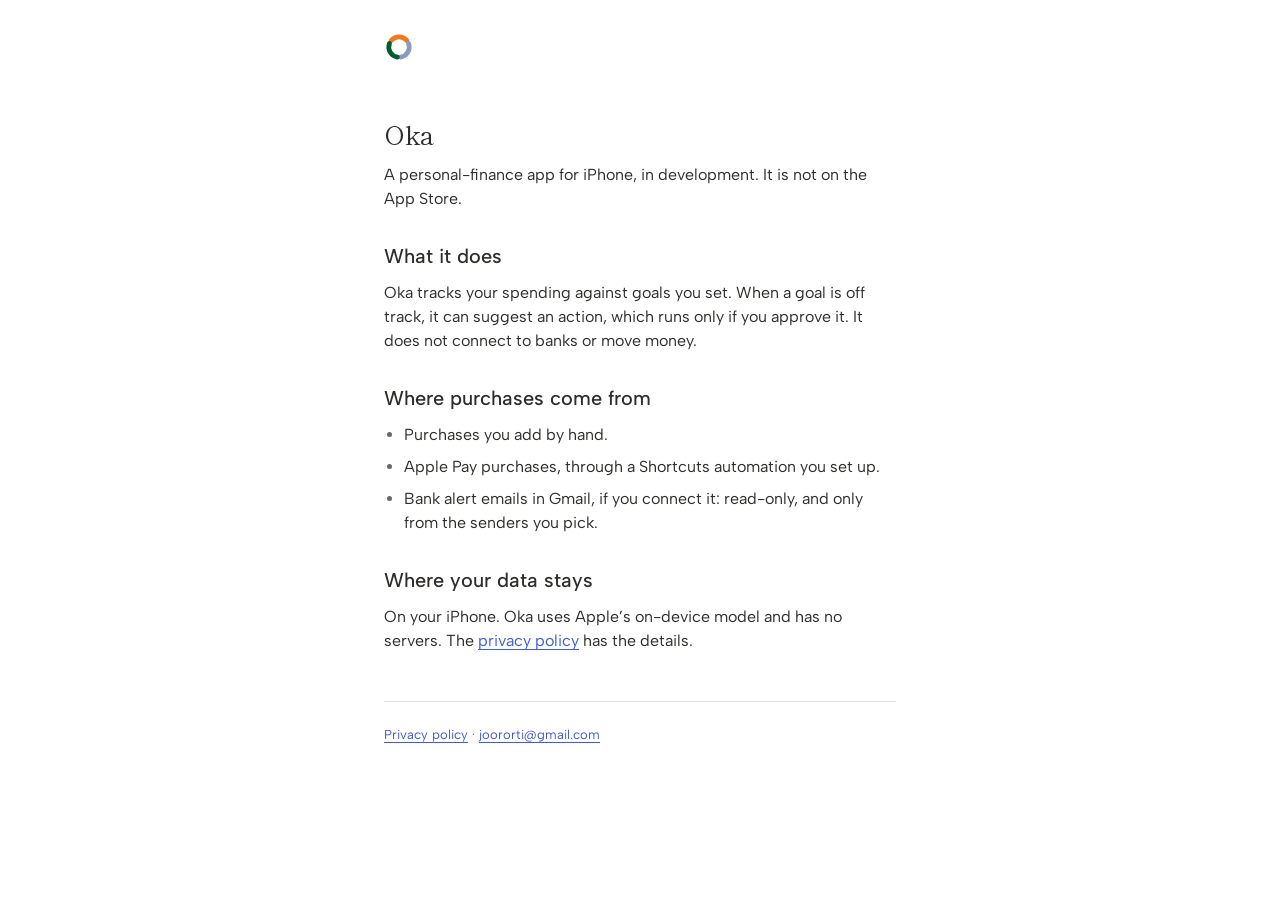
<file: index.html>
<!doctype html>
<html lang="en">
<head>
<meta charset="utf-8">
<meta name="viewport" content="width=device-width, initial-scale=1">
<title>Oka</title>
<meta http-equiv="refresh" content="0; url=oka/">
<link rel="canonical" href="oka/">
</head>
<body>
<p><a href="oka/">Oka</a></p>
</body>
</html>
</file>
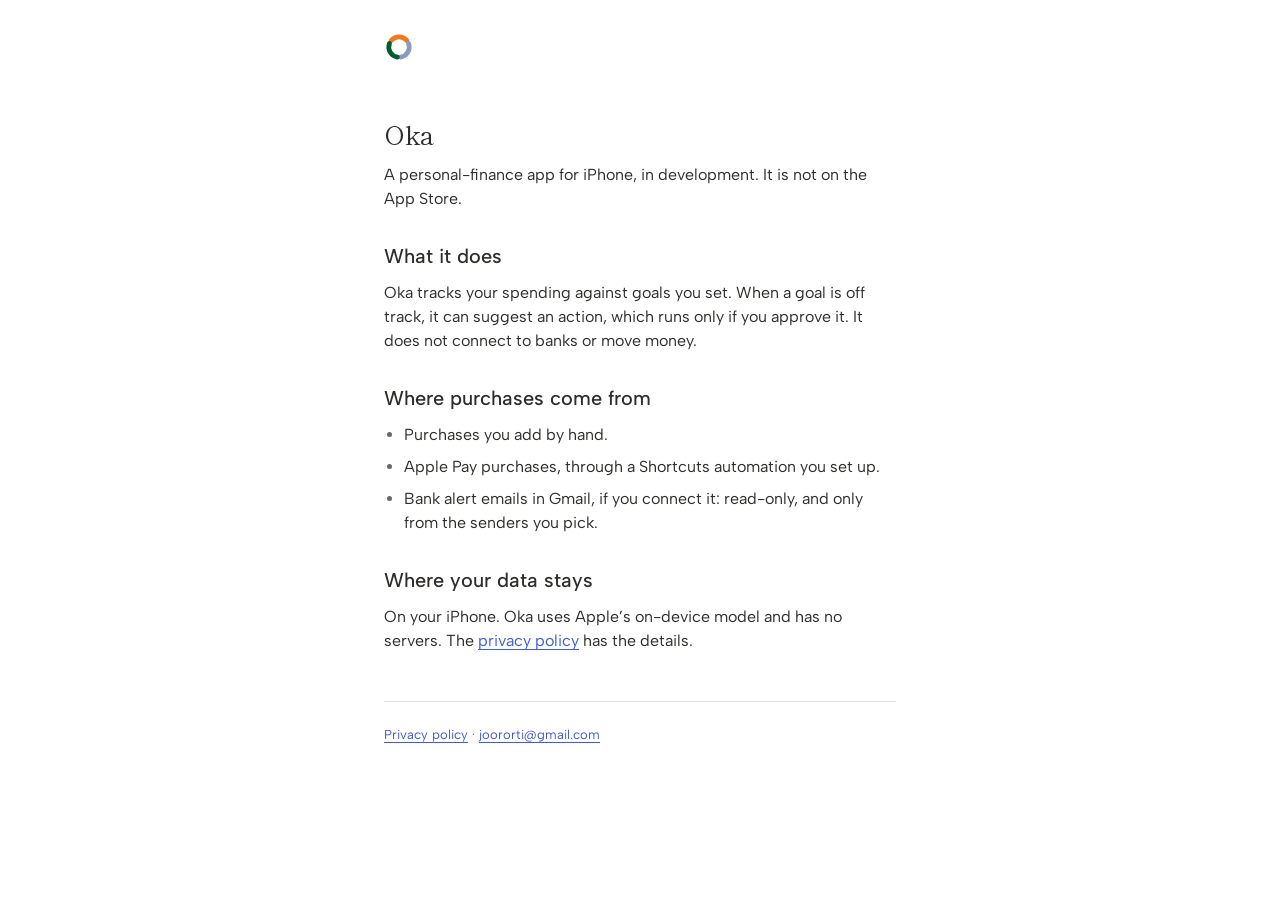
<file: oka/index.html>
<!doctype html>
<html lang="en">
<head>
<meta charset="utf-8">
<meta name="viewport" content="width=device-width, initial-scale=1">
<title>Oka</title>
<meta name="description" content="Oka is a personal-finance app for iPhone, in development. It tracks spending against goals and keeps your data on your iPhone.">
<link rel="stylesheet" href="site.css">
</head>
<body>
<div class="page">

<header class="top">
<a class="mark" href="./" aria-label="Oka">
<svg viewBox="0 0 100 100" aria-hidden="true">
<path d="M23.9 28.3A34 34 0 0 1 76.1 28.3" pathLength="1" style="stroke: var(--hue-kaki); --i: 0"></path>
<path d="M81.9 38.2A34 34 0 0 1 55.8 83.5" pathLength="1" style="stroke: var(--hue-fuji); --i: 1"></path>
<path d="M44.2 83.5A34 34 0 0 1 18.1 38.2" pathLength="1" style="stroke: var(--hue-tokiwa); --i: 2"></path>
</svg>
</a>
</header>

<main>
<div class="lead">
<h1 class="title-serif">Oka</h1>
<p class="body">A personal-finance app for iPhone, in development. It is not on the App Store.</p>
</div>

<div class="policy">

<section aria-labelledby="does">
<h2 class="heading" id="does">What it does</h2>
<p class="body">Oka tracks your spending against goals you set. When a goal is off track, it can suggest an action, which runs only if you approve it. It does not connect to banks or move money.</p>
</section>

<section aria-labelledby="sources">
<h2 class="heading" id="sources">Where purchases come from</h2>
<ul class="body">
<li>Purchases you add by hand.</li>
<li>Apple Pay purchases, through a Shortcuts automation you set up.</li>
<li>Bank alert emails in Gmail, if you connect it: read-only, and only from the senders you pick.</li>
</ul>
</section>

<section aria-labelledby="data">
<h2 class="heading" id="data">Where your data stays</h2>
<p class="body">On your iPhone. Oka uses Apple’s on-device model and has no servers. The <a href="privacy/">privacy policy</a> has the details.</p>
</section>

</div>
</main>

<footer class="foot">
<p class="meta"><a href="privacy/">Privacy policy</a> · <a href="mailto:joororti@gmail.com">joororti@gmail.com</a></p>
</footer>

</div>
</body>
</html>
</file>
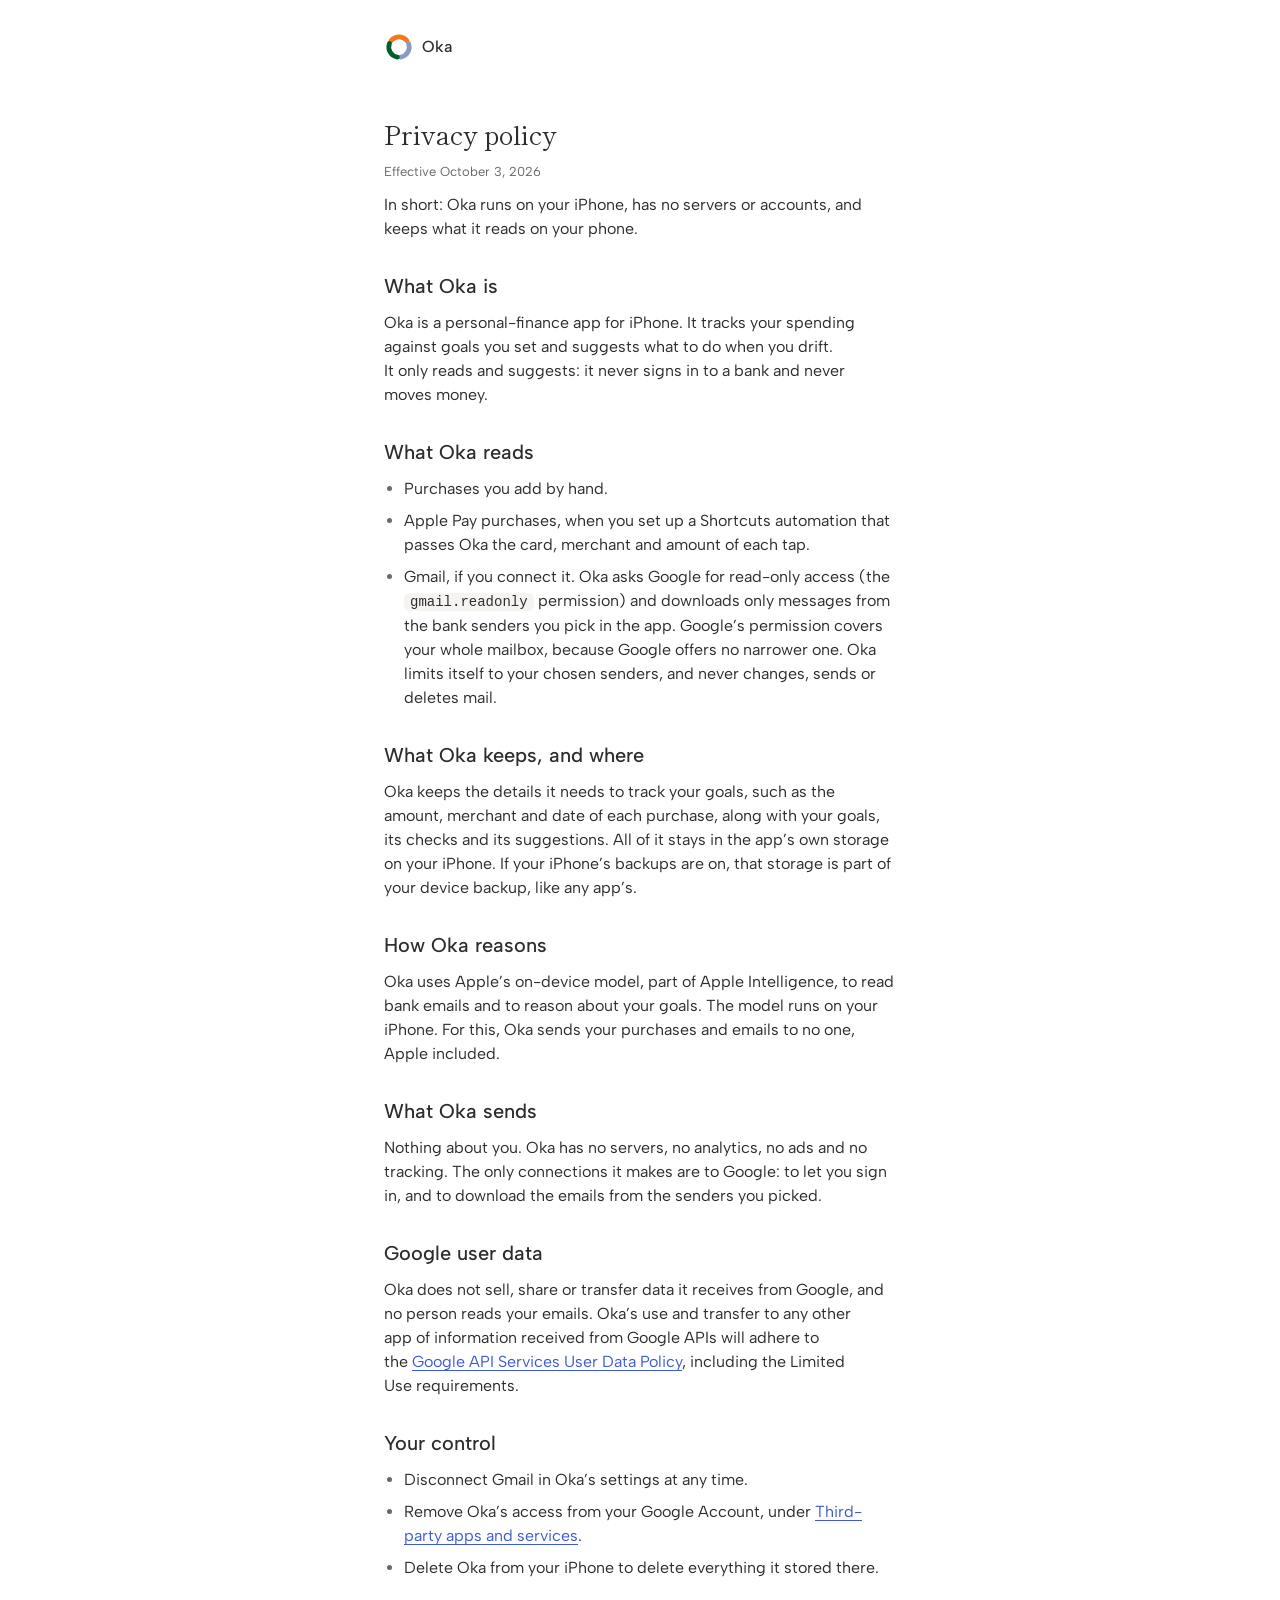
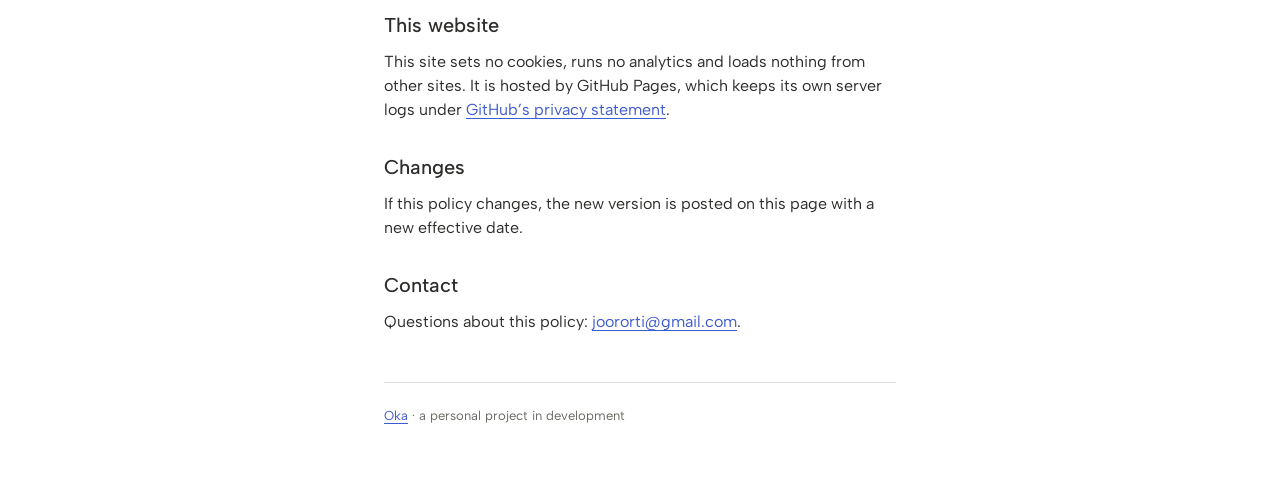
<file: oka/privacy/index.html>
<!doctype html>
<html lang="en">
<head>
<meta charset="utf-8">
<meta name="viewport" content="width=device-width, initial-scale=1">
<title>Oka · Privacy policy</title>
<meta name="description" content="What Oka reads, what it keeps, and what it never sends.">
<link rel="stylesheet" href="../site.css">
</head>
<body>
<div class="page">

<header class="top">
<a class="mark" href="../">
<svg viewBox="0 0 100 100" aria-hidden="true">
<path d="M23.9 28.3A34 34 0 0 1 76.1 28.3" pathLength="1" style="stroke: var(--hue-kaki); --i: 0"></path>
<path d="M81.9 38.2A34 34 0 0 1 55.8 83.5" pathLength="1" style="stroke: var(--hue-fuji); --i: 1"></path>
<path d="M44.2 83.5A34 34 0 0 1 18.1 38.2" pathLength="1" style="stroke: var(--hue-tokiwa); --i: 2"></path>
</svg>
Oka
</a>
</header>

<main>
<div class="lead">
<h1 class="title-serif">Privacy policy</h1>
<p class="meta">Effective October 3, 2026</p>
<p class="body">In short: Oka runs on your iPhone, has no servers or accounts, and keeps what it reads on your phone.</p>
</div>

<div class="policy">

<section aria-labelledby="what">
<h2 class="heading" id="what">What Oka is</h2>
<p class="body">Oka is a personal-finance app for iPhone. It tracks your spending against goals you set and suggests what to do when you drift. It only reads and suggests: it never signs in to a bank and never moves money.</p>
</section>

<section aria-labelledby="reads">
<h2 class="heading" id="reads">What Oka reads</h2>
<ul class="body">
<li>Purchases you add by hand.</li>
<li>Apple Pay purchases, when you set up a Shortcuts automation that passes Oka the card, merchant and amount of each tap.</li>
<li>Gmail, if you connect it. Oka asks Google for read-only access (the <code>gmail.readonly</code> permission) and downloads only messages from the bank senders you pick in the app. Google’s permission covers your whole mailbox, because Google offers no narrower one. Oka limits itself to your chosen senders, and never changes, sends or deletes mail.</li>
</ul>
</section>

<section aria-labelledby="keeps">
<h2 class="heading" id="keeps">What Oka keeps, and where</h2>
<p class="body">Oka keeps the details it needs to track your goals, such as the amount, merchant and date of each purchase, along with your goals, its checks and its suggestions. All of it stays in the app’s own storage on your iPhone. If your iPhone’s backups are on, that storage is part of your device backup, like any app’s.</p>
</section>

<section aria-labelledby="reasons">
<h2 class="heading" id="reasons">How Oka reasons</h2>
<p class="body">Oka uses Apple’s on-device model, part of Apple Intelligence, to read bank emails and to reason about your goals. The model runs on your iPhone. For this, Oka sends your purchases and emails to no one, Apple included.</p>
</section>

<section aria-labelledby="sends">
<h2 class="heading" id="sends">What Oka sends</h2>
<p class="body">Nothing about you. Oka has no servers, no analytics, no ads and no tracking. The only connections it makes are to Google: to let you sign in, and to download the emails from the senders you picked.</p>
</section>

<section aria-labelledby="google">
<h2 class="heading" id="google">Google user data</h2>
<p class="body">Oka does not sell, share or transfer data it receives from Google, and no person reads your emails. Oka’s use and transfer to any other app of information received from Google APIs will adhere to the <a href="https://developers.google.com/terms/api-services-user-data-policy">Google API Services User Data Policy</a>, including the Limited Use requirements.</p>
</section>

<section aria-labelledby="control">
<h2 class="heading" id="control">Your control</h2>
<ul class="body">
<li>Disconnect Gmail in Oka’s settings at any time.</li>
<li>Remove Oka’s access from your Google Account, under <a href="https://myaccount.google.com/connections">Third-party apps and services</a>.</li>
<li>Delete Oka from your iPhone to delete everything it stored there.</li>
</ul>
</section>

<section aria-labelledby="site">
<h2 class="heading" id="site">This website</h2>
<p class="body">This site sets no cookies, runs no analytics and loads nothing from other sites. It is hosted by GitHub Pages, which keeps its own server logs under <a href="https://docs.github.com/site-policy/privacy-policies/github-general-privacy-statement">GitHub’s privacy statement</a>.</p>
</section>

<section aria-labelledby="changes">
<h2 class="heading" id="changes">Changes</h2>
<p class="body">If this policy changes, the new version is posted on this page with a new effective date.</p>
</section>

<section aria-labelledby="contact">
<h2 class="heading" id="contact">Contact</h2>
<p class="body">Questions about this policy: <a href="mailto:joororti@gmail.com">joororti@gmail.com</a>.</p>
</section>

</div>
</main>

<footer class="foot">
<p class="meta"><a href="../">Oka</a> · a personal project in development</p>
</footer>

</div>
</body>
</html>
</file>
<file: oka/site.css>
/* Oka's two public pages. Values come from the Oka design system's
   tokens.json (washi light, yoru night); the header follows the canvas's
   A2-Today screen. Fonts are served from this site: no third-party requests. */

@font-face {
  font-family: "Albert Sans";
  src: url("fonts/AlbertSans-Variable.woff2") format("woff2");
  font-weight: 100 900;
  font-display: swap;
}
@font-face {
  font-family: "Shippori Mincho B1";
  src: url("fonts/ShipporiMinchoB1-Regular.woff2") format("woff2");
  font-weight: 400;
  font-display: swap;
}

:root {
  color-scheme: light dark;
  --paper: #ffffff;
  --paper-sunk: #f5f4f1;
  --hairline: #e4e2dd;
  --sumi: #2e2d2b;
  --nezumi: #6b6964;
  --ruri: #3f5bd0;
  --hue-kaki: #f47822;
  --hue-fuji: #8c99c1;
  --hue-tokiwa: #035d30;

  --sans: "Albert Sans", "Hiragino Sans", system-ui, sans-serif;
  --serif: "Shippori Mincho B1", "Hiragino Mincho ProN", "Yu Mincho", Georgia, serif;

  --space-2: 8px;
  --space-3: 12px;
  --space-4: 16px;
  --space-6: 24px;
  --space-8: 32px;
  --space-12: 48px;
  --space-16: 64px;
  --radius-sm: 6px;

  --oka-ease: cubic-bezier(0.215, 0.61, 0.355, 1);
  --oka-dur-micro: 150ms;
  --oka-dur-draw: 900ms;
  --oka-stagger: 70ms;
}

@media (prefers-color-scheme: dark) {
  :root {
    --paper: #171614;
    --paper-sunk: #201f1c;
    --hairline: #34322e;
    --sumi: #eeebe5;
    --nezumi: #a9a59d;
    --ruri: #94a7f6;
    --hue-tokiwa: #3f9e6b;
  }
}

* { box-sizing: border-box; }

html { -webkit-text-size-adjust: 100%; }

body {
  margin: 0;
  background: var(--paper);
  color: var(--sumi);
  font-family: var(--sans);
  font-size: 16px;
  line-height: 24px;
}

a { color: var(--ruri); text-underline-offset: 3px; transition: color var(--oka-dur-micro) var(--oka-ease); }
a:focus-visible { outline: 2px solid var(--ruri); outline-offset: 2px; border-radius: 4px; }

.page {
  max-width: 560px;
  margin: 0 auto;
  padding: 0 var(--space-6) var(--space-16);
}

.top { padding-top: var(--space-8); }
.mark { display: inline-flex; align-items: center; gap: var(--space-2); color: var(--sumi); text-decoration: none; font-size: 16px; font-weight: 500; }
.mark svg { width: 30px; height: 30px; flex: none; }
.mark path { fill: none; stroke-width: 16; stroke-linecap: round; }

/* Type, from tokens.json. */
.title-serif { font-family: var(--serif); font-size: 26px; line-height: 34px; font-weight: 400; margin: 0; }
.heading { font-size: 20px; line-height: 26px; font-weight: 500; margin: 0; }
.body { font-size: 16px; line-height: 24px; margin: 0; text-wrap: pretty; }
.meta { font-size: 13px; line-height: 18px; color: var(--nezumi); margin: 0; }

.lead { padding-top: var(--space-12); display: flex; flex-direction: column; gap: var(--space-3); }

.policy { margin-top: var(--space-8); display: flex; flex-direction: column; gap: var(--space-8); }
.policy section { display: flex; flex-direction: column; gap: var(--space-3); }
.policy ul { margin: 0; padding-left: 20px; display: flex; flex-direction: column; gap: var(--space-2); }
.policy li::marker { color: var(--nezumi); }
.policy code { font-family: ui-monospace, "SF Mono", Menlo, monospace; font-size: 14px; padding: 1px 6px; border-radius: var(--radius-sm); background: var(--paper-sunk); }

.foot { margin-top: var(--space-12); padding-top: var(--space-6); border-top: 1px solid var(--hairline); display: flex; flex-direction: column; gap: var(--space-2); }

/* The mark draws itself once, as in the app. */
@keyframes draw { from { stroke-dashoffset: 1; } to { stroke-dashoffset: 0; } }
.mark path { stroke-dasharray: 1 1; animation: draw var(--oka-dur-draw) var(--oka-ease) both; animation-delay: calc(var(--i) * var(--oka-stagger)); }
@media (prefers-reduced-motion: reduce) {
  .mark path { animation: none; stroke-dashoffset: 0; }
}

@media (max-width: 420px) {
  .page { padding: 0 var(--space-4) var(--space-12); }
  .lead { padding-top: var(--space-8); }
}
</file>
